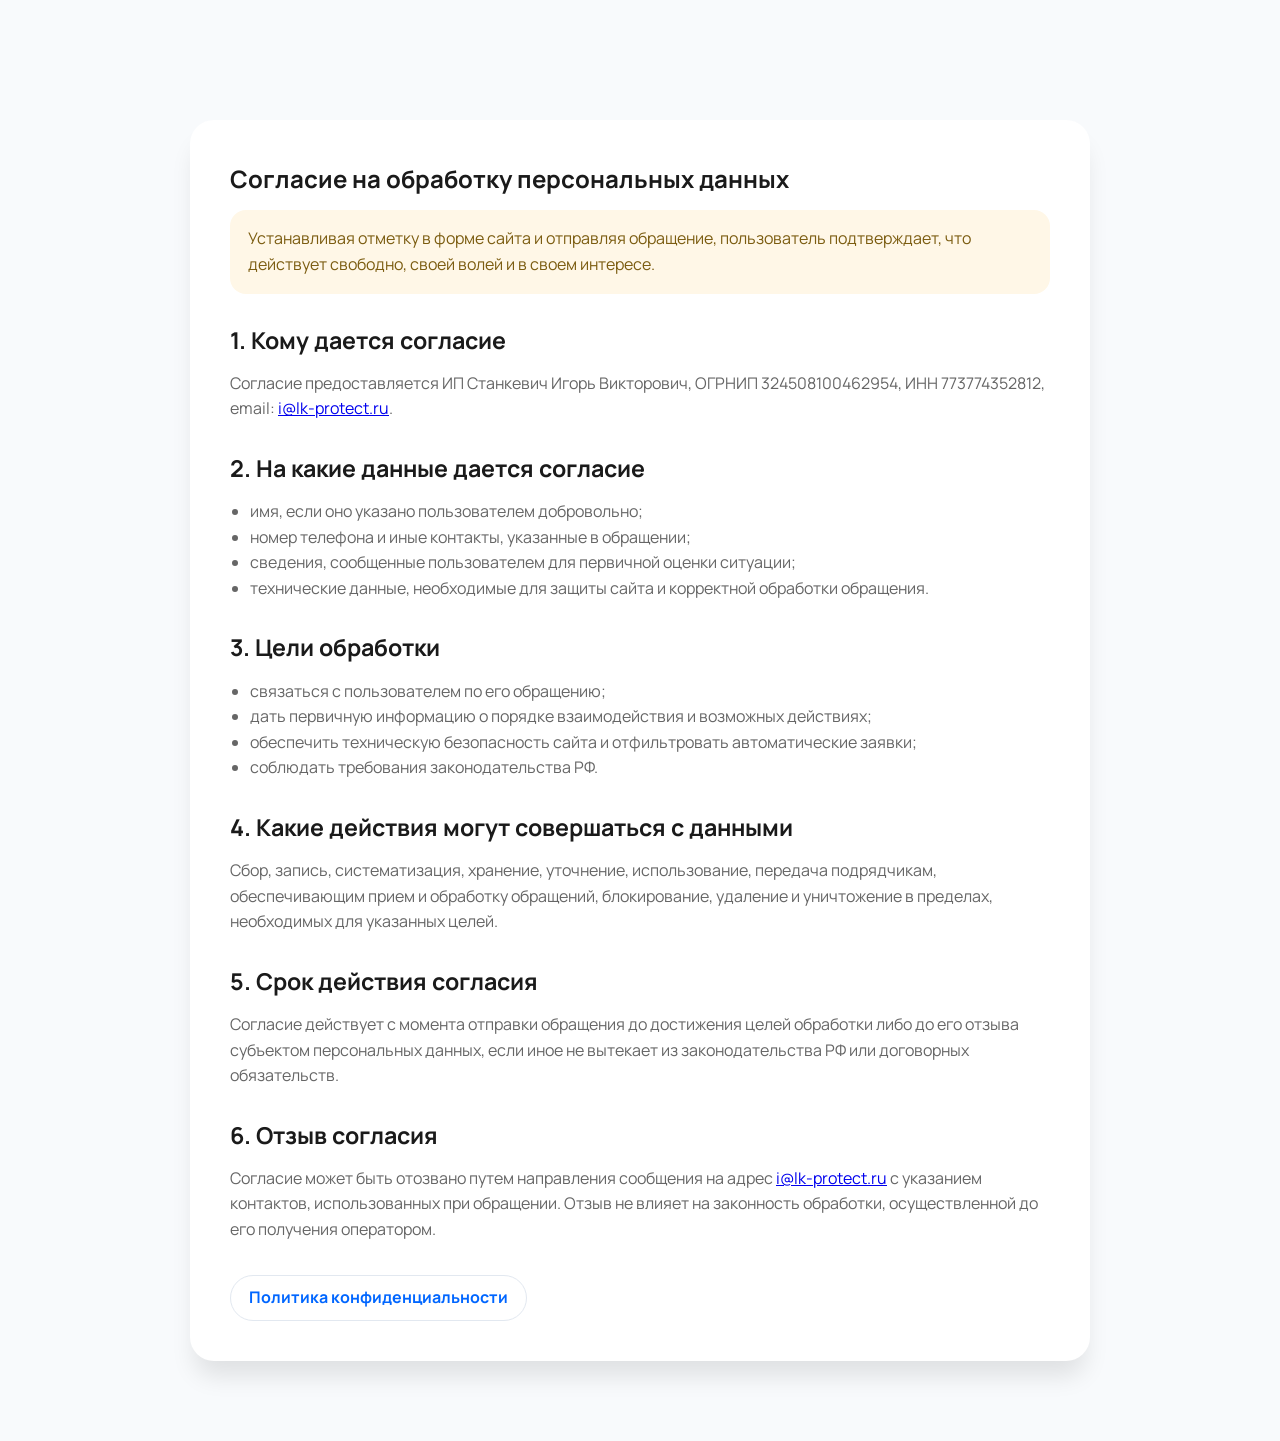
<file: consent.html>
<!DOCTYPE html>
<html lang="ru">
<head>
    <meta charset="UTF-8">
    <meta name="viewport" content="width=device-width, initial-scale=1.0">
    <title>Согласие на обработку персональных данных | PROTECT</title>
    <meta name="description" content="Согласие на обработку персональных данных для сайта protect-online.ru">
    <link rel="preconnect" href="https://fonts.googleapis.com">
    <link rel="preconnect" href="https://fonts.gstatic.com" crossorigin>
    <link href="https://fonts.googleapis.com/css2?family=Manrope:wght@400;500;600;700;800&display=swap" rel="stylesheet">
    <link rel="stylesheet" href="css/modern.css">
</head>
<body>
    <main class="doc-wrap">
        <div class="container">
            <article class="doc-card">
                <h1>Согласие на обработку персональных данных</h1>
                <p class="doc-note warning">Устанавливая отметку в форме сайта и отправляя обращение, пользователь подтверждает, что действует свободно, своей волей и в своем интересе.</p>

                <h2>1. Кому дается согласие</h2>
                <p>Согласие предоставляется ИП Станкевич Игорь Викторович, ОГРНИП 324508100462954, ИНН 773774352812, email: <a href="mailto:i@lk-protect.ru">i@lk-protect.ru</a>.</p>

                <h2>2. На какие данные дается согласие</h2>
                <ul>
                    <li>имя, если оно указано пользователем добровольно;</li>
                    <li>номер телефона и иные контакты, указанные в обращении;</li>
                    <li>сведения, сообщенные пользователем для первичной оценки ситуации;</li>
                    <li>технические данные, необходимые для защиты сайта и корректной обработки обращения.</li>
                </ul>

                <h2>3. Цели обработки</h2>
                <ul>
                    <li>связаться с пользователем по его обращению;</li>
                    <li>дать первичную информацию о порядке взаимодействия и возможных действиях;</li>
                    <li>обеспечить техническую безопасность сайта и отфильтровать автоматические заявки;</li>
                    <li>соблюдать требования законодательства РФ.</li>
                </ul>

                <h2>4. Какие действия могут совершаться с данными</h2>
                <p>Сбор, запись, систематизация, хранение, уточнение, использование, передача подрядчикам, обеспечивающим прием и обработку обращений, блокирование, удаление и уничтожение в пределах, необходимых для указанных целей.</p>

                <h2>5. Срок действия согласия</h2>
                <p>Согласие действует с момента отправки обращения до достижения целей обработки либо до его отзыва субъектом персональных данных, если иное не вытекает из законодательства РФ или договорных обязательств.</p>

                <h2>6. Отзыв согласия</h2>
                <p>Согласие может быть отозвано путем направления сообщения на адрес <a href="mailto:i@lk-protect.ru">i@lk-protect.ru</a> с указанием контактов, использованных при обращении. Отзыв не влияет на законность обработки, осуществленной до его получения оператором.</p>

                <div class="doc-actions">
                    <a class="doc-btn secondary" href="/privacy-policy.html">Политика конфиденциальности</a>
                </div>
            </article>
        </div>
    </main>
</body>
</html>
</file>
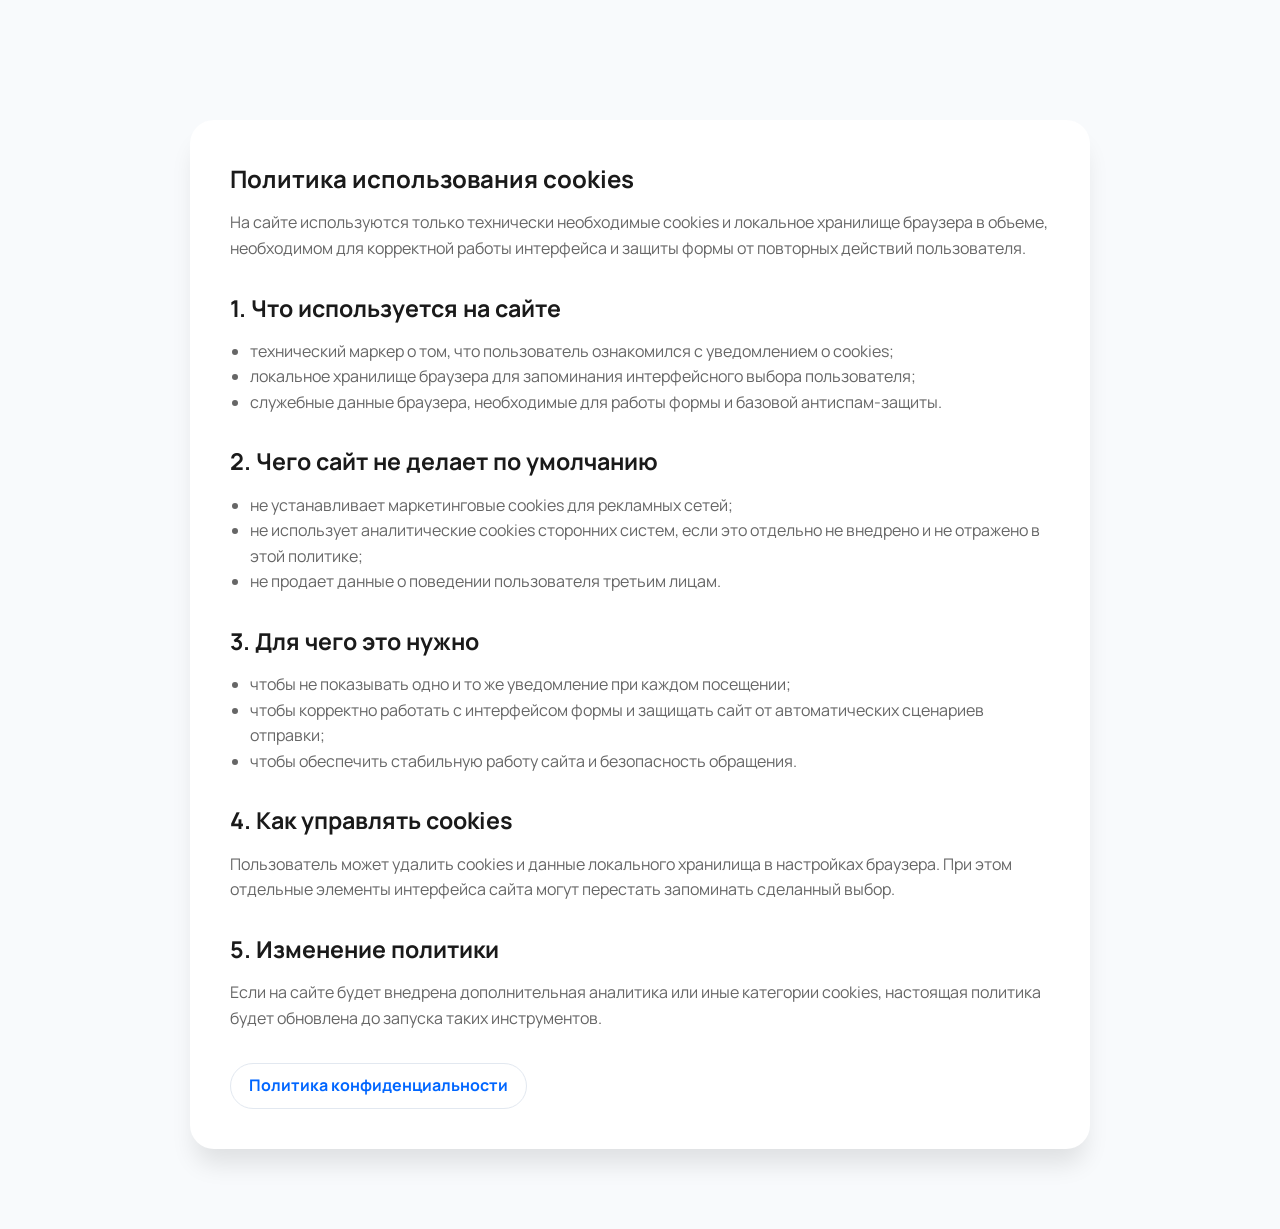
<file: cookie-policy.html>
<!DOCTYPE html>
<html lang="ru">
<head>
    <meta charset="UTF-8">
    <meta name="viewport" content="width=device-width, initial-scale=1.0">
    <title>Политика cookies | PROTECT</title>
    <meta name="description" content="Политика использования cookies и локального хранилища сайта protect-online.ru">
    <link rel="preconnect" href="https://fonts.googleapis.com">
    <link rel="preconnect" href="https://fonts.gstatic.com" crossorigin>
    <link href="https://fonts.googleapis.com/css2?family=Manrope:wght@400;500;600;700;800&display=swap" rel="stylesheet">
    <link rel="stylesheet" href="css/modern.css">
</head>
<body>
    <main class="doc-wrap">
        <div class="container">
            <article class="doc-card">
                <h1>Политика использования cookies</h1>
                <p>На сайте используются только технически необходимые cookies и локальное хранилище браузера в объеме, необходимом для корректной работы интерфейса и защиты формы от повторных действий пользователя.</p>

                <h2>1. Что используется на сайте</h2>
                <ul>
                    <li>технический маркер о том, что пользователь ознакомился с уведомлением о cookies;</li>
                    <li>локальное хранилище браузера для запоминания интерфейсного выбора пользователя;</li>
                    <li>служебные данные браузера, необходимые для работы формы и базовой антиспам-защиты.</li>
                </ul>

                <h2>2. Чего сайт не делает по умолчанию</h2>
                <ul>
                    <li>не устанавливает маркетинговые cookies для рекламных сетей;</li>
                    <li>не использует аналитические cookies сторонних систем, если это отдельно не внедрено и не отражено в этой политике;</li>
                    <li>не продает данные о поведении пользователя третьим лицам.</li>
                </ul>

                <h2>3. Для чего это нужно</h2>
                <ul>
                    <li>чтобы не показывать одно и то же уведомление при каждом посещении;</li>
                    <li>чтобы корректно работать с интерфейсом формы и защищать сайт от автоматических сценариев отправки;</li>
                    <li>чтобы обеспечить стабильную работу сайта и безопасность обращения.</li>
                </ul>

                <h2>4. Как управлять cookies</h2>
                <p>Пользователь может удалить cookies и данные локального хранилища в настройках браузера. При этом отдельные элементы интерфейса сайта могут перестать запоминать сделанный выбор.</p>

                <h2>5. Изменение политики</h2>
                <p>Если на сайте будет внедрена дополнительная аналитика или иные категории cookies, настоящая политика будет обновлена до запуска таких инструментов.</p>

                <div class="doc-actions">
                    <a class="doc-btn secondary" href="/privacy-policy.html">Политика конфиденциальности</a>
                </div>
            </article>
        </div>
    </main>
</body>
</html>
</file>
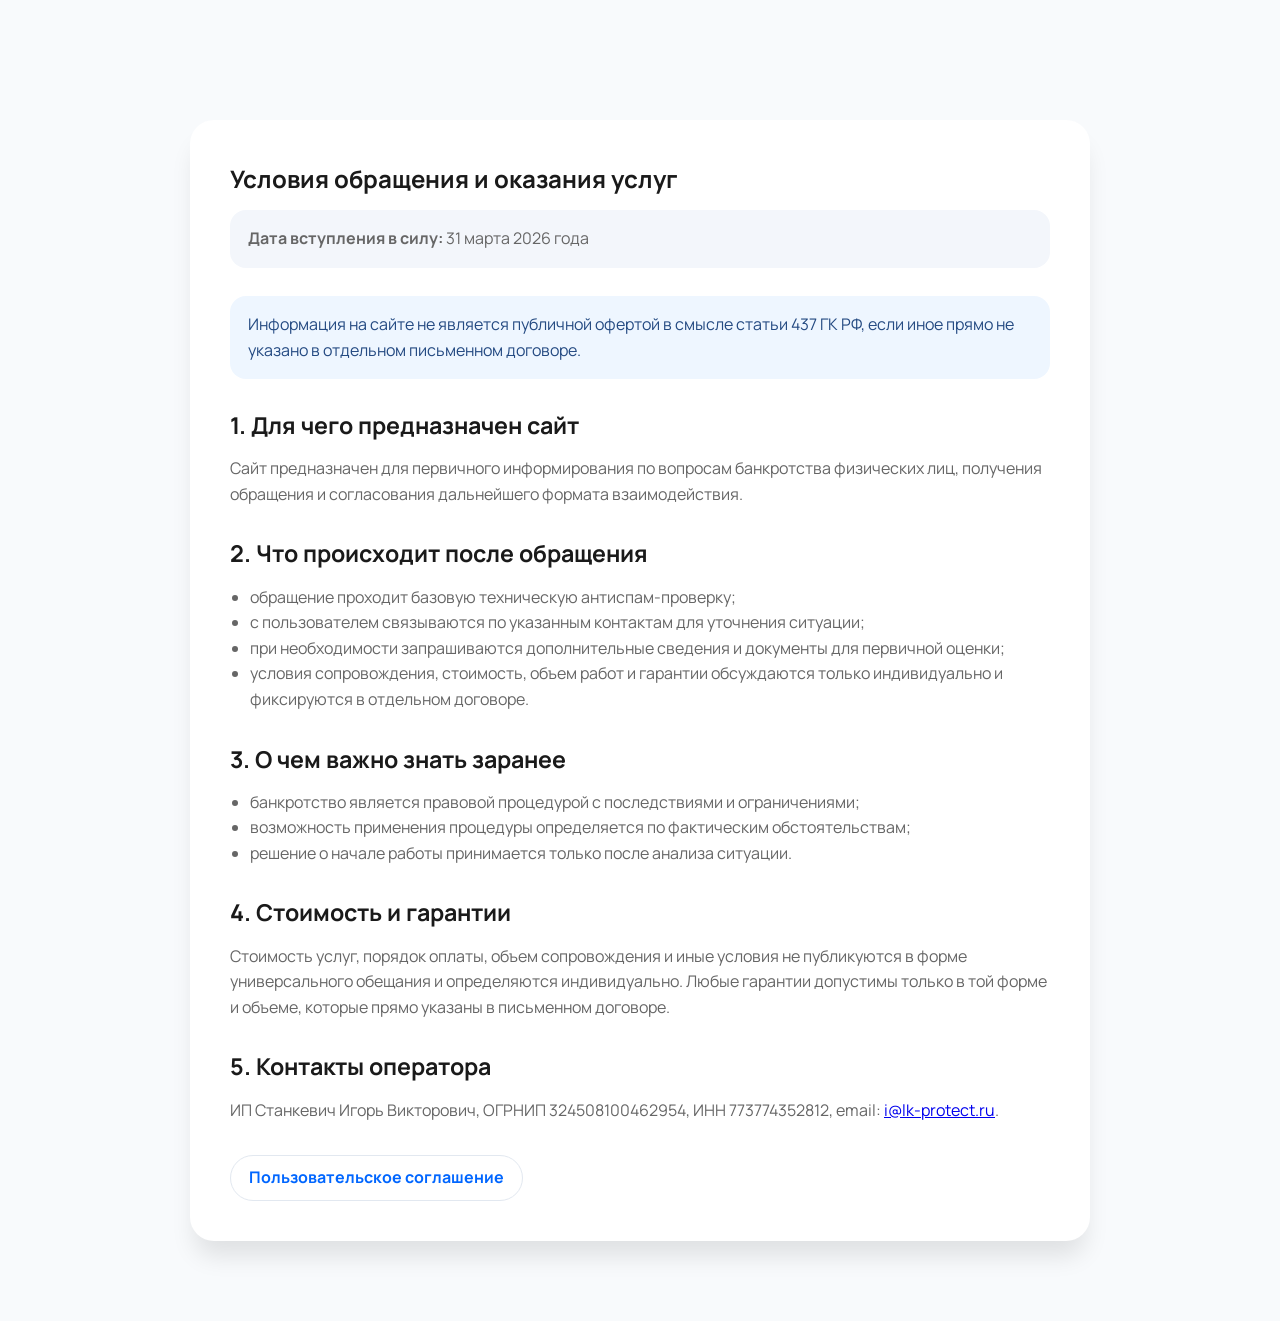
<file: offer.html>
<!DOCTYPE html>
<html lang="ru">
<head>
    <meta charset="UTF-8">
    <meta name="viewport" content="width=device-width, initial-scale=1.0">
    <title>Условия обращения и оказания услуг | PROTECT</title>
    <meta name="description" content="Условия обращения через сайт protect-online.ru и порядок дальнейшего взаимодействия">
    <link rel="preconnect" href="https://fonts.googleapis.com">
    <link rel="preconnect" href="https://fonts.gstatic.com" crossorigin>
    <link href="https://fonts.googleapis.com/css2?family=Manrope:wght@400;500;600;700;800&display=swap" rel="stylesheet">
    <link rel="stylesheet" href="css/modern.css">
</head>
<body>
    <main class="doc-wrap">
        <div class="container">
            <article class="doc-card">
                <h1>Условия обращения и оказания услуг</h1>
                <div class="doc-meta">
                    <p><strong>Дата вступления в силу:</strong> 31 марта 2026 года</p>
                </div>

                <p class="doc-note info">Информация на сайте не является публичной офертой в смысле статьи 437 ГК РФ, если иное прямо не указано в отдельном письменном договоре.</p>

                <h2>1. Для чего предназначен сайт</h2>
                <p>Сайт предназначен для первичного информирования по вопросам банкротства физических лиц, получения обращения и согласования дальнейшего формата взаимодействия.</p>

                <h2>2. Что происходит после обращения</h2>
                <ul>
                    <li>обращение проходит базовую техническую антиспам-проверку;</li>
                    <li>с пользователем связываются по указанным контактам для уточнения ситуации;</li>
                    <li>при необходимости запрашиваются дополнительные сведения и документы для первичной оценки;</li>
                    <li>условия сопровождения, стоимость, объем работ и гарантии обсуждаются только индивидуально и фиксируются в отдельном договоре.</li>
                </ul>

                <h2>3. О чем важно знать заранее</h2>
                <ul>
                    <li>банкротство является правовой процедурой с последствиями и ограничениями;</li>
                    <li>возможность применения процедуры определяется по фактическим обстоятельствам;</li>
                    <li>решение о начале работы принимается только после анализа ситуации.</li>
                </ul>

                <h2>4. Стоимость и гарантии</h2>
                <p>Стоимость услуг, порядок оплаты, объем сопровождения и иные условия не публикуются в форме универсального обещания и определяются индивидуально. Любые гарантии допустимы только в той форме и объеме, которые прямо указаны в письменном договоре.</p>

                <h2>5. Контакты оператора</h2>
                <p>ИП Станкевич Игорь Викторович, ОГРНИП 324508100462954, ИНН 773774352812, email: <a href="mailto:i@lk-protect.ru">i@lk-protect.ru</a>.</p>

                <div class="doc-actions">
                    <a class="doc-btn secondary" href="/terms.html">Пользовательское соглашение</a>
                </div>
            </article>
        </div>
    </main>
</body>
</html>
</file>
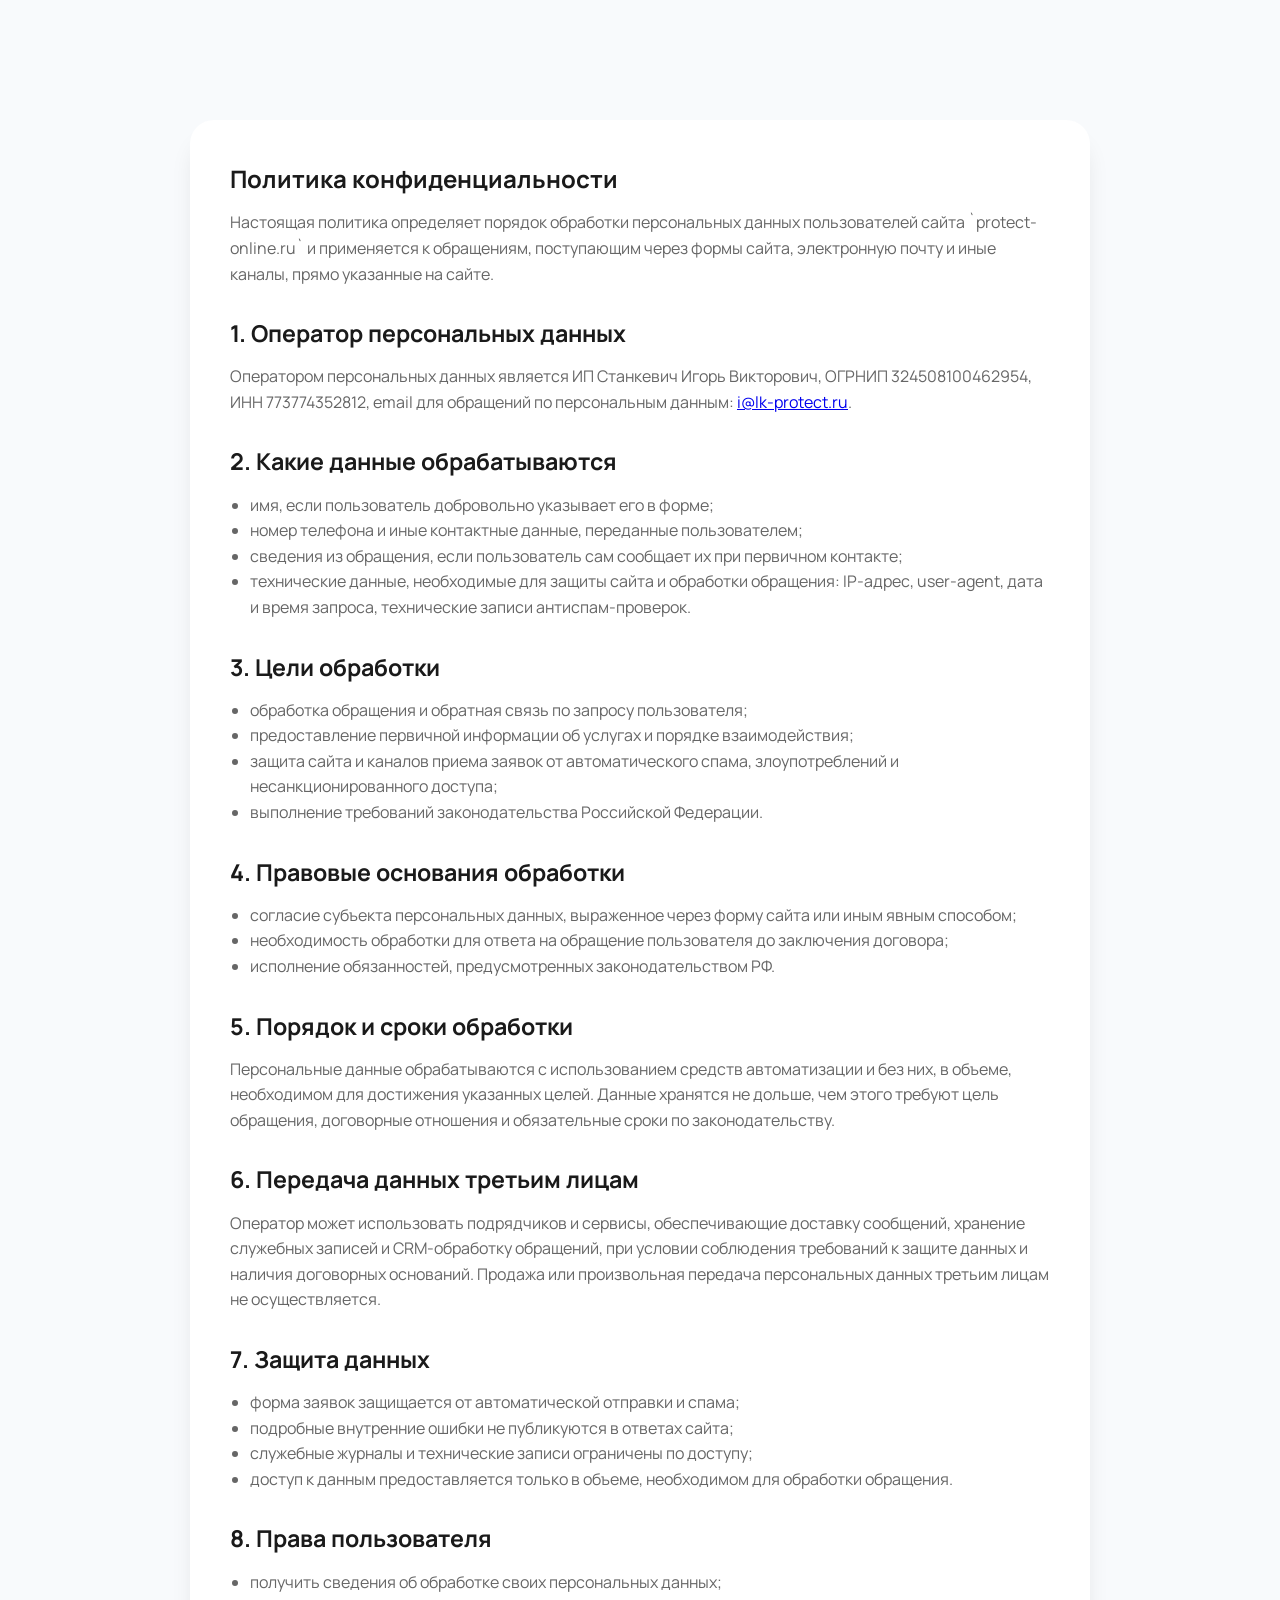
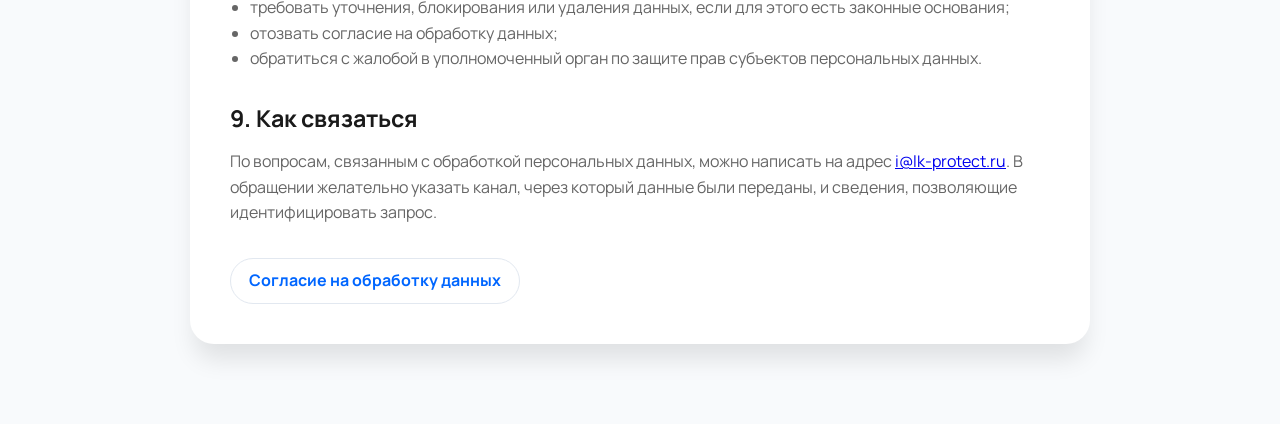
<file: privacy-policy.html>
<!DOCTYPE html>
<html lang="ru">
<head>
    <meta charset="UTF-8">
    <meta name="viewport" content="width=device-width, initial-scale=1.0">
    <title>Политика конфиденциальности | PROTECT</title>
    <meta name="description" content="Политика обработки персональных данных сайта protect-online.ru">
    <link rel="preconnect" href="https://fonts.googleapis.com">
    <link rel="preconnect" href="https://fonts.gstatic.com" crossorigin>
    <link href="https://fonts.googleapis.com/css2?family=Manrope:wght@400;500;600;700;800&display=swap" rel="stylesheet">
    <link rel="stylesheet" href="css/modern.css">
</head>
<body>
    <main class="doc-wrap">
        <div class="container">
            <article class="doc-card">
                <h1>Политика конфиденциальности</h1>
                <p>Настоящая политика определяет порядок обработки персональных данных пользователей сайта `protect-online.ru` и применяется к обращениям, поступающим через формы сайта, электронную почту и иные каналы, прямо указанные на сайте.</p>

                <h2>1. Оператор персональных данных</h2>
                <p>Оператором персональных данных является ИП Станкевич Игорь Викторович, ОГРНИП 324508100462954, ИНН 773774352812, email для обращений по персональным данным: <a href="mailto:i@lk-protect.ru">i@lk-protect.ru</a>.</p>

                <h2>2. Какие данные обрабатываются</h2>
                <ul>
                    <li>имя, если пользователь добровольно указывает его в форме;</li>
                    <li>номер телефона и иные контактные данные, переданные пользователем;</li>
                    <li>сведения из обращения, если пользователь сам сообщает их при первичном контакте;</li>
                    <li>технические данные, необходимые для защиты сайта и обработки обращения: IP-адрес, user-agent, дата и время запроса, технические записи антиспам-проверок.</li>
                </ul>

                <h2>3. Цели обработки</h2>
                <ul>
                    <li>обработка обращения и обратная связь по запросу пользователя;</li>
                    <li>предоставление первичной информации об услугах и порядке взаимодействия;</li>
                    <li>защита сайта и каналов приема заявок от автоматического спама, злоупотреблений и несанкционированного доступа;</li>
                    <li>выполнение требований законодательства Российской Федерации.</li>
                </ul>

                <h2>4. Правовые основания обработки</h2>
                <ul>
                    <li>согласие субъекта персональных данных, выраженное через форму сайта или иным явным способом;</li>
                    <li>необходимость обработки для ответа на обращение пользователя до заключения договора;</li>
                    <li>исполнение обязанностей, предусмотренных законодательством РФ.</li>
                </ul>

                <h2>5. Порядок и сроки обработки</h2>
                <p>Персональные данные обрабатываются с использованием средств автоматизации и без них, в объеме, необходимом для достижения указанных целей. Данные хранятся не дольше, чем этого требуют цель обращения, договорные отношения и обязательные сроки по законодательству.</p>

                <h2>6. Передача данных третьим лицам</h2>
                <p>Оператор может использовать подрядчиков и сервисы, обеспечивающие доставку сообщений, хранение служебных записей и CRM-обработку обращений, при условии соблюдения требований к защите данных и наличия договорных оснований. Продажа или произвольная передача персональных данных третьим лицам не осуществляется.</p>

                <h2>7. Защита данных</h2>
                <ul>
                    <li>форма заявок защищается от автоматической отправки и спама;</li>
                    <li>подробные внутренние ошибки не публикуются в ответах сайта;</li>
                    <li>служебные журналы и технические записи ограничены по доступу;</li>
                    <li>доступ к данным предоставляется только в объеме, необходимом для обработки обращения.</li>
                </ul>

                <h2>8. Права пользователя</h2>
                <ul>
                    <li>получить сведения об обработке своих персональных данных;</li>
                    <li>требовать уточнения, блокирования или удаления данных, если для этого есть законные основания;</li>
                    <li>отозвать согласие на обработку данных;</li>
                    <li>обратиться с жалобой в уполномоченный орган по защите прав субъектов персональных данных.</li>
                </ul>

                <h2>9. Как связаться</h2>
                <p>По вопросам, связанным с обработкой персональных данных, можно написать на адрес <a href="mailto:i@lk-protect.ru">i@lk-protect.ru</a>. В обращении желательно указать канал, через который данные были переданы, и сведения, позволяющие идентифицировать запрос.</p>

                <div class="doc-actions">
                    <a class="doc-btn secondary" href="/consent.html">Согласие на обработку данных</a>
                </div>
            </article>
        </div>
    </main>
</body>
</html>
</file>
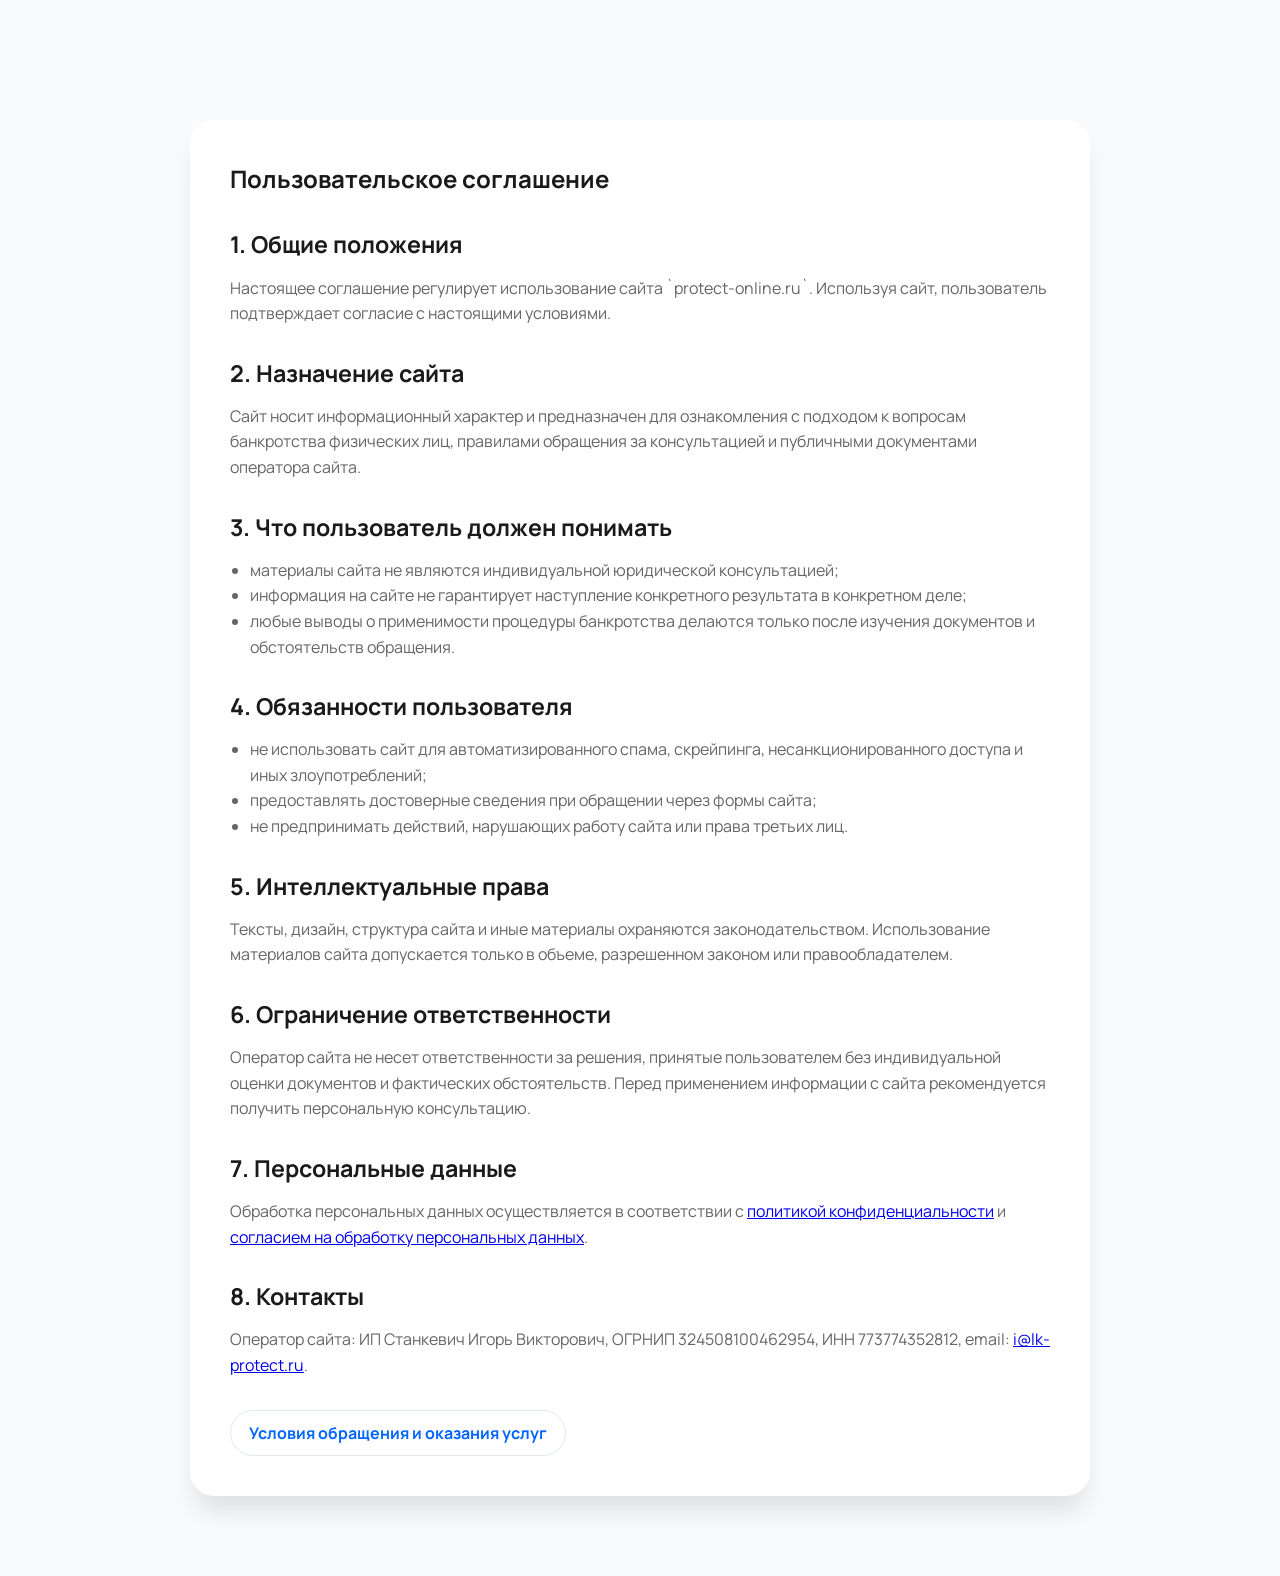
<file: terms.html>
<!DOCTYPE html>
<html lang="ru">
<head>
    <meta charset="UTF-8">
    <meta name="viewport" content="width=device-width, initial-scale=1.0">
    <title>Пользовательское соглашение | PROTECT</title>
    <meta name="description" content="Пользовательское соглашение сайта protect-online.ru">
    <link rel="preconnect" href="https://fonts.googleapis.com">
    <link rel="preconnect" href="https://fonts.gstatic.com" crossorigin>
    <link href="https://fonts.googleapis.com/css2?family=Manrope:wght@400;500;600;700;800&display=swap" rel="stylesheet">
    <link rel="stylesheet" href="css/modern.css">
</head>
<body>
    <main class="doc-wrap">
        <div class="container">
            <article class="doc-card">
                <h1>Пользовательское соглашение</h1>
                <h2>1. Общие положения</h2>
                <p>Настоящее соглашение регулирует использование сайта `protect-online.ru`. Используя сайт, пользователь подтверждает согласие с настоящими условиями.</p>

                <h2>2. Назначение сайта</h2>
                <p>Сайт носит информационный характер и предназначен для ознакомления с подходом к вопросам банкротства физических лиц, правилами обращения за консультацией и публичными документами оператора сайта.</p>

                <h2>3. Что пользователь должен понимать</h2>
                <ul>
                    <li>материалы сайта не являются индивидуальной юридической консультацией;</li>
                    <li>информация на сайте не гарантирует наступление конкретного результата в конкретном деле;</li>
                    <li>любые выводы о применимости процедуры банкротства делаются только после изучения документов и обстоятельств обращения.</li>
                </ul>

                <h2>4. Обязанности пользователя</h2>
                <ul>
                    <li>не использовать сайт для автоматизированного спама, скрейпинга, несанкционированного доступа и иных злоупотреблений;</li>
                    <li>предоставлять достоверные сведения при обращении через формы сайта;</li>
                    <li>не предпринимать действий, нарушающих работу сайта или права третьих лиц.</li>
                </ul>

                <h2>5. Интеллектуальные права</h2>
                <p>Тексты, дизайн, структура сайта и иные материалы охраняются законодательством. Использование материалов сайта допускается только в объеме, разрешенном законом или правообладателем.</p>

                <h2>6. Ограничение ответственности</h2>
                <p>Оператор сайта не несет ответственности за решения, принятые пользователем без индивидуальной оценки документов и фактических обстоятельств. Перед применением информации с сайта рекомендуется получить персональную консультацию.</p>

                <h2>7. Персональные данные</h2>
                <p>Обработка персональных данных осуществляется в соответствии с <a href="/privacy-policy.html">политикой конфиденциальности</a> и <a href="/consent.html">согласием на обработку персональных данных</a>.</p>

                <h2>8. Контакты</h2>
                <p>Оператор сайта: ИП Станкевич Игорь Викторович, ОГРНИП 324508100462954, ИНН 773774352812, email: <a href="mailto:i@lk-protect.ru">i@lk-protect.ru</a>.</p>

                <div class="doc-actions">
                    <a class="doc-btn secondary" href="/offer.html">Условия обращения и оказания услуг</a>
                </div>
            </article>
        </div>
    </main>
</body>
</html>
</file>
<file: css/modern.css>
/* css/modern.css */
:root {
  --primary: #0066ff;
  --primary-dark: #0052d4;
  --primary-light: #3385ff;
  --secondary: #00d4aa;
  --accent: #ff6b6b;
  --text: #1a1a1a;
  --text-light: #666;
  --bg: #ffffff;
  --bg-dark: #0f172a;
  --bg-gray: #f8fafc;
  --border: #e2e8f0;
  --shadow: 0 4px 6px -1px rgba(0, 0, 0, 0.1);
  --shadow-lg: 0 20px 25px -5px rgba(0, 0, 0, 0.1);
  --gradient: linear-gradient(135deg, #0066ff 0%, #00d4aa 100%);
  --gradient-dark: linear-gradient(135deg, #0f172a 0%, #1e293b 100%);
}

* {
  margin: 0;
  padding: 0;
  box-sizing: border-box;
}

html {
  scroll-behavior: smooth;
}

body {
  font-family: 'Manrope', sans-serif;
  font-size: 16px;
  line-height: 1.6;
  color: var(--text);
  background: var(--bg);
  overflow-x: hidden;
}

.container {
  max-width: 1200px;
  margin: 0 auto;
  padding: 0 20px;
}

/* Legal document pages */
.doc-wrap {
  padding: 120px 0 80px;
  background: #f8fafc;
}
.doc-card {
  max-width: 900px;
  margin: 0 auto;
  padding: 40px;
  background: #fff;
  border-radius: 24px;
  box-shadow: var(--shadow-lg);
}
.doc-meta {
  margin: 0 0 28px;
  padding: 16px 18px;
  border-radius: 16px;
  background: #f3f6fb;
  color: var(--text-light);
}
.doc-card h1 {
  margin-bottom: 12px;
}
.doc-card h2 {
  margin: 28px 0 12px;
  font-size: 1.45rem;
}
.doc-card p,
.doc-card li {
  color: var(--text-light);
}
.doc-card ul {
  padding-left: 20px;
}
.doc-actions {
  display: flex;
  flex-wrap: wrap;
  gap: 14px;
  margin-top: 32px;
}
.doc-btn {
  display: inline-flex;
  align-items: center;
  justify-content: center;
  min-height: 46px;
  padding: 0 18px;
  border-radius: 999px;
  text-decoration: none;
  font-weight: 700;
}
.doc-btn.primary {
  background: var(--gradient);
  color: #fff;
}
.doc-btn.secondary {
  border: 1px solid var(--border);
  color: var(--primary);
}
.doc-note {
  padding: 16px 18px;
  border-radius: 16px;
}
.doc-note.info {
  background: #eef6ff;
  color: #244a82;
}
.doc-note.warning {
  background: #fff7e7;
  color: #7b5c10;
}

/* Premium Header */
.premium-header {
  position: fixed;
  top: 0;
  left: 0;
  right: 0;
  background: rgba(255, 255, 255, 0.95);
  backdrop-filter: blur(20px);
  border-bottom: 1px solid var(--border);
  z-index: 1000;
  padding: 15px 0;
}

.premium-nav {
  display: flex;
  align-items: center;
  justify-content: space-between;
}

.nav-brand {
  display: flex;
  align-items: center;
  gap: 12px;
  font-weight: 800;
  font-size: 1.5rem;
  color: var(--primary);
}

.logo-mark {
  width: 32px;
  height: 32px;
  background: var(--gradient);
  border-radius: 8px;
  position: relative;
}

.logo-mark::after {
  content: '✓';
  position: absolute;
  top: 50%;
  left: 50%;
  transform: translate(-50%, -50%);
  color: white;
  font-weight: bold;
}

.nav-cta {
  display: flex;
  align-items: center;
  gap: 20px;
}

.trust-badges {
  display: flex;
  gap: 15px;
}

.badge {
  display: flex;
  align-items: center;
  gap: 6px;
  font-size: 0.85rem;
  color: var(--text-light);
}

.cta-phone {
  display: flex;
  align-items: center;
  gap: 8px;
  color: var(--primary);
  text-decoration: none;
  font-weight: 600;
  transition: color 0.3s ease;
}

.cta-phone:hover {
  color: var(--primary-dark);
}

.cta-primary {
  background: var(--gradient);
  color: white;
  border: none;
  padding: 12px 24px;
  border-radius: 8px;
  font-weight: 600;
  cursor: pointer;
  transition: transform 0.3s ease;
}

.cta-primary:hover {
  transform: translateY(-2px);
}

/* Problem Hero */
.problem-hero {
  padding: 160px 0 80px;
  background: var(--bg-gray);
  position: relative;
  overflow: hidden;
}

.hero-content {
  display: grid;
  grid-template-columns: 1fr 400px;
  gap: 60px;
  align-items: center;
}

.problem-title {
  font-size: 3.5rem;
  font-weight: 800;
  line-height: 1.1;
  margin-bottom: 20px;
}

.problem-text {
  display: block;
  color: var(--text-light);
}

.solution-text {
  display: block;
}

.highlight {
  background: var(--gradient);
  -webkit-background-clip: text;
  -webkit-text-fill-color: transparent;
  background-clip: text;
}

.problem-subtitle {
  font-size: 1.3rem;
  color: var(--text-light);
  margin-bottom: 40px;
}

.pain-points {
  display: grid;
  grid-template-columns: 1fr 1fr;
  gap: 15px;
}

.pain-point {
  display: flex;
  align-items: center;
  gap: 10px;
  color: var(--text-light);
}

.pain-point i {
  color: var(--accent);
}

/* Solution Card */
.solution-card {
  background: white;
  padding: 40px;
  border-radius: 20px;
  box-shadow: var(--shadow-lg);
  border: 1px solid var(--border);
}

.card-header {
  display: flex;
  justify-content: space-between;
  align-items: center;
  margin-bottom: 30px;
}

.card-header h3 {
  margin: 0;
  font-size: 1.5rem;
}

.price-tag {
  background: var(--gradient);
  color: white;
  padding: 8px 16px;
  border-radius: 50px;
  font-weight: 700;
  font-size: 1.1rem;
}

.benefits-list {
  display: flex;
  flex-direction: column;
  gap: 15px;
  margin-bottom: 30px;
}

.benefit {
  display: flex;
  align-items: center;
  gap: 12px;
}

.benefit i {
  color: var(--secondary);
}

.cta-form {
  display: flex;
  flex-direction: column;
  gap: 15px;
}

.form-group input {
  width: 100%;
  padding: 15px;
  border: 1px solid var(--border);
  border-radius: 8px;
  font-size: 1rem;
  transition: border-color 0.3s ease;
}

.form-group input:focus {
  outline: none;
  border-color: var(--primary);
}

.submit-btn {
  background: var(--gradient);
  color: white;
  border: none;
  padding: 16px;
  border-radius: 8px;
  font-weight: 600;
  font-size: 1.1rem;
  cursor: pointer;
  transition: transform 0.3s ease;
  display: flex;
  align-items: center;
  justify-content: center;
  gap: 10px;
}

.submit-btn:hover {
  transform: translateY(-2px);
}

.form-note {
  font-size: 0.8rem;
  color: var(--text-light);
  text-align: center;
  line-height: 1.4;
}

/* Trust Indicators */
.trust-indicators {
  padding: 60px 0;
  background: var(--bg-dark);
  color: white;
}

.indicators-grid {
  display: grid;
  grid-template-columns: repeat(4, 1fr);
  gap: 30px;
}

.indicator {
  text-align: center;
}

.indicator-value {
  font-size: 2.5rem;
  font-weight: 800;
  margin-bottom: 8px;
  background: var(--gradient);
  -webkit-background-clip: text;
  -webkit-text-fill-color: transparent;
  background-clip: text;
}

.indicator-label {
  color: #94a3b8;
  font-size: 0.9rem;
}

/* Visual Process */
.visual-process {
  padding: 100px 0;
  background: var(--bg-gray);
}

.section-title {
  font-size: 2.5rem;
  font-weight: 800;
  text-align: center;
  margin-bottom: 60px;
  position: relative;
}

.section-title::after {
  content: '';
  position: absolute;
  bottom: -15px;
  left: 50%;
  transform: translateX(-50%);
  width: 60px;
  height: 4px;
  background: var(--gradient);
  border-radius: 2px;
}

.process-timeline {
  max-width: 800px;
  margin: 0 auto;
}

.process-step {
  display: flex;
  align-items: flex-start;
  gap: 30px;
  margin-bottom: 50px;
  position: relative;
}

.step-visual {
  display: flex;
  flex-direction: column;
  align-items: center;
  position: relative;
}

.step-icon {
  width: 60px;
  height: 60px;
  background: var(--gradient);
  border-radius: 50%;
  display: flex;
  align-items: center;
  justify-content: center;
  color: white;
  font-weight: 700;
  font-size: 1.2rem;
  z-index: 2;
}

.step-connector {
  width: 2px;
  height: 80px;
  background: var(--border);
  margin-top: 20px;
}

.step-content {
  flex: 1;
  padding-top: 10px;
}

.step-content h3 {
  font-size: 1.5rem;
  margin-bottom: 10px;
}

.step-content p {
  color: var(--text-light);
  line-height: 1.6;
}

/* Calculator */
.calculator-section {
  padding: 100px 0;
  background: white;
}

.calculator-card {
  background: var(--bg-gray);
  padding: 60px;
  border-radius: 20px;
  text-align: center;
}

.calculator-card h2 {
  font-size: 2.2rem;
  margin-bottom: 40px;
}

.calculator-form {
  max-width: 500px;
  margin: 0 auto;
}

.input-group {
  margin-bottom: 30px;
  text-align: left;
}

.input-group label {
  display: block;
  margin-bottom: 10px;
  font-weight: 600;
}

.slider {
  width: 100%;
  height: 6px;
  border-radius: 3px;
  background: var(--border);
  outline: none;
  -webkit-appearance: none;
}

.slider::-webkit-slider-thumb {
  -webkit-appearance: none;
  width: 20px;
  height: 20px;
  border-radius: 50%;
  background: var(--primary);
  cursor: pointer;
}

.slider-value {
  text-align: center;
  font-size: 1.5rem;
  font-weight: 700;
  margin-top: 10px;
  color: var(--primary);
}

.results {
  background: white;
  padding: 30px;
  border-radius: 12px;
  box-shadow: var(--shadow);
}

.result-item {
  display: flex;
  justify-content: space-between;
  padding: 10px 0;
  border-bottom: 1px solid var(--border);
}

.result-item.total {
  font-weight: 700;
  font-size: 1.2rem;
  color: var(--primary);
  border-bottom: none;
}

/* Case Studies */
.case-studies {
  padding: 100px 0;
  background: var(--bg-gray);
}

.cases-grid {
  display: grid;
  grid-template-columns: repeat(2, 1fr);
  gap: 30px;
}

.case-card {
  background: white;
  padding: 30px;
  border-radius: 16px;
  box-shadow: var(--shadow);
  transition: transform 0.3s ease;
}

.case-card:hover {
  transform: translateY(-5px);
}

.case-header {
  display: flex;
  align-items: center;
  gap: 15px;
  margin-bottom: 20px;
}

.client-avatar {
  width: 50px;
  height: 50px;
  background: var(--gradient);
  border-radius: 50%;
  display: flex;
  align-items: center;
  justify-content: center;
  color: white;
  font-weight: 700;
}

.client-info {
  display: flex;
  flex-direction: column;
}

.debt-amount {
  font-size: 1.8rem;
  font-weight: 800;
  color: var(--primary);
  margin-bottom: 5px;
}

.debt-types {
  color: var(--text-light);
  margin-bottom: 15px;
  font-size: 0.9rem;
}

/* Final CTA */
.final-cta {
  padding: 100px 0;
  background: var(--gradient-dark);
  color: white;
  text-align: center;
}

.cta-content h2 {
  font-size: 3rem;
  margin-bottom: 20px;
}

.cta-content p {
  font-size: 1.3rem;
  margin-bottom: 40px;
  opacity: 0.9;
}

.cta-buttons {
  display: flex;
  gap: 20px;
  justify-content: center;
  margin-bottom: 40px;
  flex-wrap: wrap;
}

.cta-btn {
  padding: 18px 32px;
  border: none;
  border-radius: 12px;
  font-size: 1.1rem;
  font-weight: 600;
  cursor: pointer;
  transition: all 0.3s ease;
  display: flex;
  align-items: center;
  gap: 10px;
}

.cta-btn.primary {
  background: var(--secondary);
  color: var(--text);
}

.cta-btn.secondary {
  background: rgba(255, 255, 255, 0.1);
  color: white;
  backdrop-filter: blur(10px);
}

.cta-btn:hover {
  transform: translateY(-2px);
}

.cta-features {
  display: flex;
  justify-content: center;
  gap: 40px;
  flex-wrap: wrap;
}

.feature {
  display: flex;
  align-items: center;
  gap: 10px;
  opacity: 0.8;
}

/* Premium Footer */
.premium-footer {
  background: var(--bg-dark);
  color: white;
  padding: 60px 0 30px;
}

.footer-main {
  display: flex;
  justify-content: space-between;
  align-items: flex-start;
  margin-bottom: 40px;
}

.footer-brand {
  display: flex;
  flex-direction: column;
  gap: 10px;
}

.footer-brand .logo-mark {
  width: 40px;
  height: 40px;
}

.footer-contacts {
  display: flex;
  flex-direction: column;
  gap: 10px;
}

.footer-contacts a {
  color: white;
  text-decoration: none;
  font-size: 1.1rem;
}

.social-links {
  display: flex;
  gap: 15px;
  margin-top: 15px;
}

.social-links a {
  display: flex;
  align-items: center;
  justify-content: center;
  width: 40px;
  height: 40px;
  background: rgba(255, 255, 255, 0.1);
  border-radius: 50%;
  color: white;
  text-decoration: none;
  transition: background 0.3s ease;
}

.social-links a:hover {
  background: var(--primary);
}

.footer-legal {
  padding-top: 30px;
  border-top: 1px solid rgba(255, 255, 255, 0.1);
  text-align: center;
  opacity: 0.6;
  font-size: 0.9rem;
}

/* Responsive */
@media (max-width: 1024px) {
  .hero-content {
    grid-template-columns: 1fr;
    gap: 40px;
  }
  
  .indicators-grid {
    grid-template-columns: repeat(2, 1fr);
  }
  
  .cases-grid {
    grid-template-columns: 1fr;
  }
}

@media (max-width: 768px) {
  .premium-nav {
    flex-direction: column;
    gap: 15px;
  }
  
  .nav-cta {
    flex-wrap: wrap;
    justify-content: center;
  }
  
  .problem-title {
    font-size: 2.5rem;
  }
  
  .pain-points {
    grid-template-columns: 1fr;
  }
  
  .section-title {
    font-size: 2rem;
  }
  
  .process-step {
    flex-direction: column;
    text-align: center;
  }
  
  .step-connector {
    display: none;
  }
  
  .footer-main {
    flex-direction: column;
    gap: 30px;
  }
}
</file>
